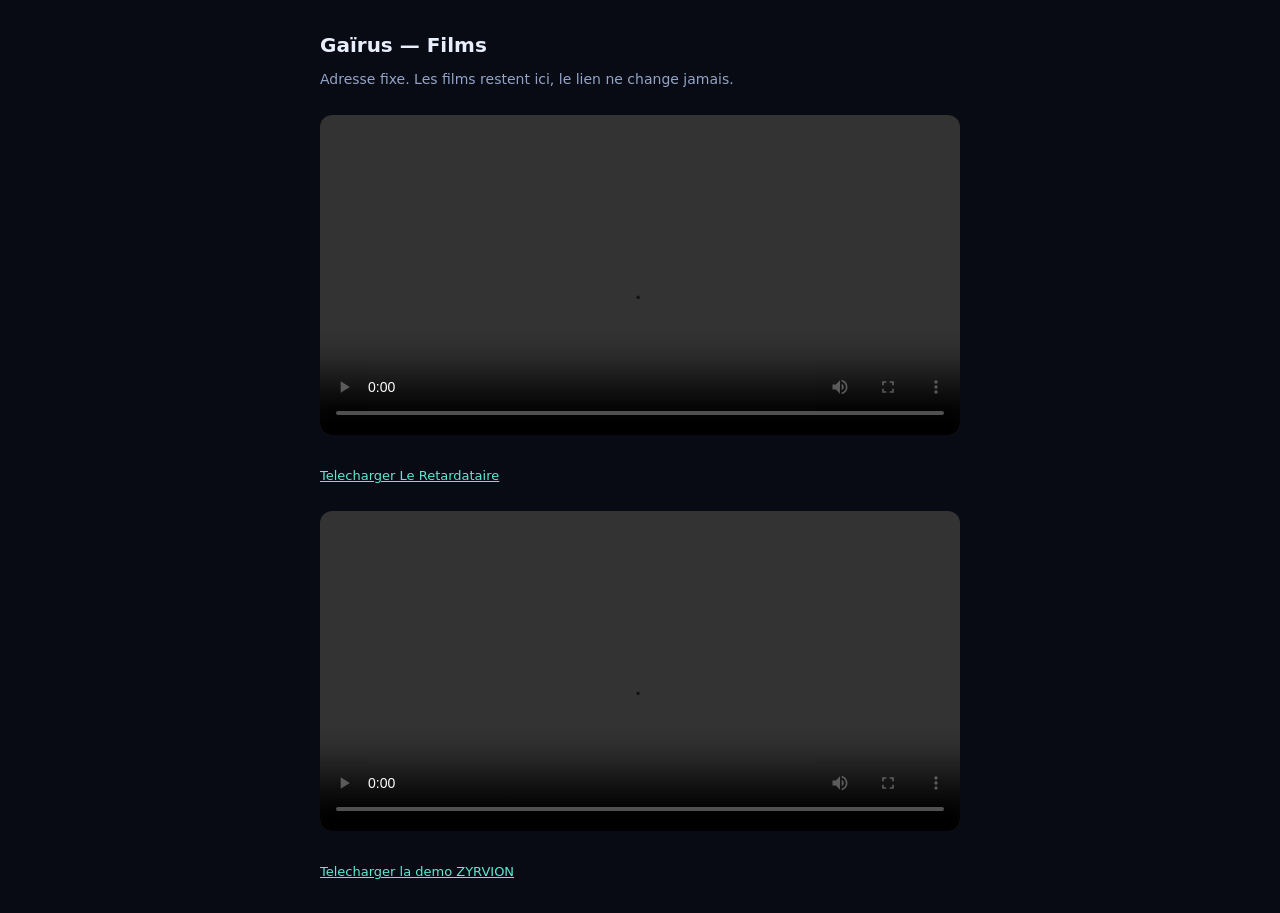
<file: films/index.html>
<!doctype html><html lang="fr"><head><meta charset="utf-8">
<meta name="viewport" content="width=device-width,initial-scale=1">
<title>Gaïrus — Films</title><style>
body{background:#080b14;color:#e8eefc;font-family:system-ui,sans-serif;padding:20px;max-width:640px;margin:auto}
h1{font-size:20px}p{color:#93a4c8;font-size:14px}
video{width:100%;border-radius:12px;margin:14px 0;background:#000}
a{color:#5eead4;font-size:13px}
</style></head><body>
<h1>Gaïrus — Films</h1>
<p>Adresse fixe. Les films restent ici, le lien ne change jamais.</p>
<video controls preload="metadata" src="le-retardataire.mp4"></video>
<p><a href="le-retardataire.mp4" download>Telecharger Le Retardataire</a></p>
<video controls preload="metadata" src="zyrvion-demo.mp4"></video>
<p><a href="zyrvion-demo.mp4" download>Telecharger la demo ZYRVION</a></p>
</body></html>
</file>
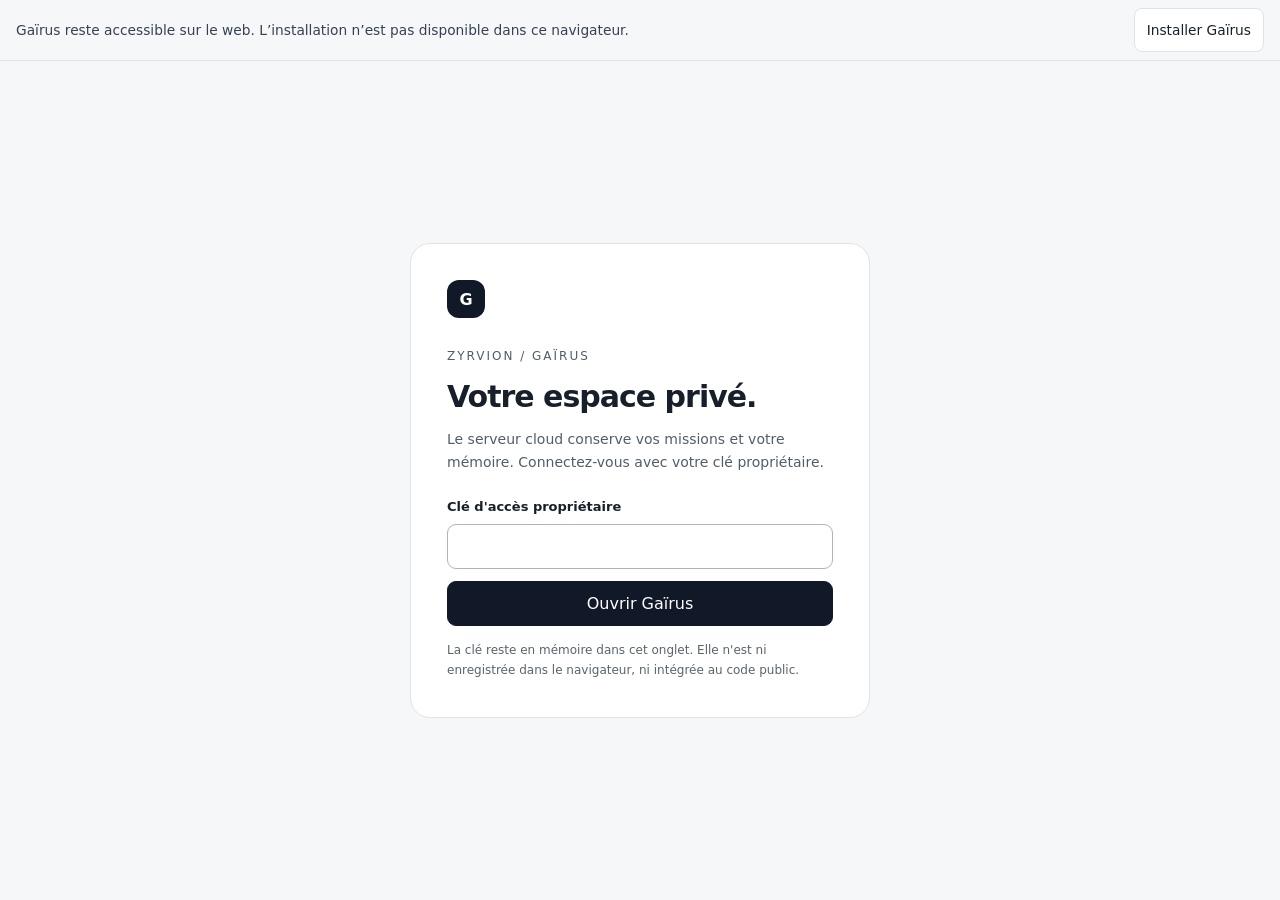
<file: templates/index.html>
<!doctype html>
<html lang="fr">
<head>
<meta charset="utf-8">
<meta name="viewport" content="width=device-width,initial-scale=1,viewport-fit=cover">
<meta name="theme-color" content="#ffffff">
<meta name="description" content="Gaïrus, employé IA autonome">
<title>Gaïrus</title>
<link rel="manifest" href="/manifest.json">
<link rel="icon" href="/icon-192.png" type="image/png">
<link rel="apple-touch-icon" href="/icon-180.png">
<meta name="apple-mobile-web-app-title" content="Gaïrus">
<meta name="apple-mobile-web-app-capable" content="yes">
<link rel="stylesheet" href="/static/css/gairus.css?v=4">
<link rel="stylesheet" href="/static/css/pwa.css?v=1">
</head>
<body>
<aside id="pwaPanel" aria-label="Installation et mises à jour">
  <div class="pwaRow">
    <span id="pwaStatus" role="status">Gaïrus · Web et écran d’accueil, à la même adresse</span>
    <button id="pwaInstall" type="button" aria-controls="pwaHelp" aria-expanded="false">Installer Gaïrus</button>
    <button id="pwaUpdate" type="button" hidden>Actualiser Gaïrus</button>
  </div>
  <p id="pwaHelp" hidden>Sur Android, ouvrez le menu du navigateur puis « Installer l’application » ou « Ajouter à l’écran d’accueil ». Sur iPhone, ouvrez Gaïrus dans Safari, puis Partager et « Sur l’écran d’accueil ». Le même raccourci reçoit les mises à jour, sans changer de lien.</p>
</aside>
<div id="app">
  <div class="boot">
    <div class="logo">G</div>
    <h1>Gaïrus</h1>
    <p>Chargement de votre espace de travail...</p>
  </div>
</div>
<script src="/static/js/gairus.js?v=5"></script>
<script src="/static/js/pwa.js?v=1"></script>
</body>
</html>
</file>
<file: static/css/gairus.css>
*{box-sizing:border-box}
:root{font-family:Inter,system-ui,-apple-system,BlinkMacSystemFont,"Segoe UI",sans-serif;color:#17202a;background:#fff}
body{margin:0;background:#fff}
button,input,textarea,select{font:inherit}
button{cursor:pointer}
.app{display:flex;height:100vh;min-height:600px;overflow:hidden;background:#fff}
.side{width:250px;flex:none;border-right:1px solid #e7e9ec;background:#fafafa;display:flex;flex-direction:column;padding:18px 13px}
.brand{display:flex;align-items:center;gap:10px;padding:5px 8px 20px;font-weight:800;font-size:20px}
.brandMark,.logo{width:38px;height:38px;border-radius:12px;background:#111827;color:#fff;display:grid;place-items:center;font-weight:800}
.new{width:100%;border:1px solid #dfe3e8;background:#fff;border-radius:10px;padding:11px 13px;text-align:left;font-weight:650;margin-bottom:14px}
.new:hover{background:#f0f2f4}
.nav{display:grid;gap:3px}
.nav button{border:0;background:transparent;color:#59636e;padding:10px 11px;border-radius:9px;text-align:left;display:flex;gap:11px;align-items:center}
.nav button:hover{background:#eceef1;color:#111827}
.nav button.active{background:#e9edf1;color:#111827;font-weight:700}
.ico{width:20px;text-align:center}
.sideBottom{margin-top:auto}
.main{flex:1;min-width:0;display:flex;flex-direction:column}
.top{height:64px;border-bottom:1px solid #e8eaed;display:flex;align-items:center;padding:0 25px;gap:15px;background:#fff}
.topTitle{font-size:15px;font-weight:700;flex:1}
.online{font-size:12px;color:#68727d;display:flex;gap:7px;align-items:center}
.online i{width:7px;height:7px;border-radius:50%;background:#20a36a}
.menu{display:none;border:0;background:transparent;font-size:22px}
.page{flex:1;overflow:auto;padding:35px}
.section{max-width:1050px;margin:auto}
.sectionHead{display:flex;align-items:end;justify-content:space-between;margin-bottom:24px}
.sectionHead h2{font-size:27px;margin:0}
.sectionHead span{color:#7b848e;font-size:13px}
.chat{height:calc(100vh - 64px);display:flex;flex-direction:column;max-width:900px;margin:auto;width:100%}
.messages{flex:1;overflow:auto;padding:35px 10px 25px}
.welcome{text-align:center;margin:auto;max-width:700px;padding:45px 20px}
.welcome .logo{margin:0 auto 20px}
.welcome h1{font-size:34px;margin:0 0 10px}
.subtitle{color:#727c87;margin-bottom:30px}
.msg{display:flex;gap:12px;margin:0 0 24px;align-items:flex-start}
.msg.user{justify-content:flex-end}
.avatar{width:32px;height:32px;border-radius:10px;background:#111827;color:#fff;display:grid;place-items:center;font-size:13px;font-weight:700;flex:none}
.bubble{max-width:75%;padding:13px 16px;border-radius:15px;background:#f1f3f5;line-height:1.55;white-space:pre-wrap}
.user .bubble{background:#111827;color:#fff}
.composer{border:1px solid #dfe3e8;border-radius:17px;background:#fff;box-shadow:0 5px 25px #0000000b;padding:10px;display:flex;align-items:end;gap:8px}
.composer textarea{border:0;outline:0;resize:none;width:100%;min-height:48px;max-height:180px;padding:10px;font-size:15px}
.send{border:0;background:#111827;color:#fff;border-radius:12px;padding:11px 17px;font-weight:700}
.send:disabled{opacity:.5}
.hints{display:flex;gap:8px;flex-wrap:wrap;padding:12px 0 20px}
.hint,.btn{border:1px solid #dfe3e8;background:#fff;border-radius:9px;padding:9px 12px;color:#4f5964}
.hint:hover,.btn:hover{background:#f3f4f6}
.btn.dark{background:#111827;color:#fff;border-color:#111827}
.btn.red{color:#b42318;border-color:#f0c4c0}
.actions{display:flex;gap:8px;margin-top:15px;flex-wrap:wrap}
.list{display:grid;gap:10px}
.item{border:1px solid #e5e7ea;border-radius:13px;padding:17px;background:#fff}
.itemTop{display:flex;justify-content:space-between;gap:15px;align-items:flex-start}
.itemTitle{font-weight:700}
.meta{font-size:12px;color:#7b848e;margin-top:6px}
.badge{font-size:11px;padding:5px 8px;border-radius:999px;background:#eef0f2;color:#59636e;white-space:nowrap}
.badge.ok{background:#e7f7ef;color:#18794e}
.badge.wait{background:#fff4db;color:#916400}
.empty{border:1px dashed #d9dde1;border-radius:14px;padding:40px;text-align:center;color:#7c858f}
.grid{display:grid;grid-template-columns:repeat(3,1fr);gap:14px}
.card{border:1px solid #e5e7ea;border-radius:14px;padding:18px;background:#fff}
.card h3{margin:8px 0}
.card p{color:#727c87;line-height:1.5;font-size:13px}
.form{display:flex;gap:10px;margin-bottom:20px}
.form textarea{flex:1;border:1px solid #dfe3e8;border-radius:12px;padding:13px;resize:vertical;min-height:90px;outline:0}
.boot{text-align:center;padding:100px 20px}
.boot p{color:#7b848e}
.missionForm{border:1px solid #e5e7ea;border-radius:14px;padding:18px;margin-bottom:20px}
.missionForm input,.missionForm textarea{width:100%;border:1px solid #dfe3e8;border-radius:10px;padding:11px;margin:6px 0 12px;outline:0}
.missionForm textarea{min-height:90px;resize:vertical}
.authPage{min-height:100dvh;display:grid;place-items:center;background:#f6f7f9;padding:28px}
.authCard{max-width:460px;width:100%;border:1px solid #dfe3e8;background:white;border-radius:20px;padding:36px}
.authCard h1{font-size:30px;letter-spacing:-1px;margin:12px 0}
.authCard p{font-size:14px;line-height:1.7;color:#525d6b}
.authEyebrow{font-size:11px!important;letter-spacing:2px;margin-top:28px}
.authCard label{display:block;font-size:13px;font-weight:650;margin:24px 0 10px}
.authCard input{width:100%;border:1px solid #abb4bf;border-radius:9px;padding:12px}
.authCard button{width:100%;margin-top:12px;padding:12px}
.authCard .authError{color:#a22219}
.authCard .authNote{font-size:12px;color:#59636e;margin-bottom:0}
button:focus-visible,input:focus-visible,textarea:focus-visible{outline:2px solid #245db8;outline-offset:3px}
.app{height:100dvh}
.chat{height:100%;min-height:0}
.page:has(.chat){display:flex;min-height:0;padding-top:0;padding-bottom:0}
.messages{min-height:0}
@media(max-width:480px){.authPage{padding:16px}.authCard{padding:26px}.sectionHead{align-items:start;gap:10px;flex-direction:column}}
@media(max-width:760px){
 .side{position:fixed;left:-270px;top:0;bottom:0;z-index:50;transition:left .2s}
 .side.open{left:0}
 .menu{display:block}
 .page{padding:20px 15px}
 .top{padding:0 15px}
 .grid{grid-template-columns:1fr}
 .online{display:none}
 .bubble{max-width:88%}
 .welcome h1{font-size:27px}
}
</file>
<file: static/css/pwa.css>
:root {
  --pwa-space-1: .25rem;
  --pwa-space-2: .5rem;
  --pwa-space-3: .75rem;
  --pwa-space-4: 1rem;
  --pwa-text: clamp(.75rem, .7rem + .2vw, .875rem);
  --pwa-bg: #f6f7f9;
  --pwa-ink: #374151;
  --pwa-border: #dfe3e8;
}
#pwaPanel { background: var(--pwa-bg); color: var(--pwa-ink); border-bottom: 1px solid var(--pwa-border); font-size: var(--pwa-text); }
.pwaRow { display: flex; align-items: center; flex-wrap: wrap; gap: var(--pwa-space-2) var(--pwa-space-4); padding: var(--pwa-space-2) var(--pwa-space-4); }
#pwaStatus { flex: 1 1 16rem; line-height: 1.5; overflow-wrap: anywhere; }
#pwaPanel button { border: 1px solid var(--pwa-border); border-radius: .5rem; background: #fff; color: #17202a; padding: var(--pwa-space-2) var(--pwa-space-3); min-height: 44px; font-size: inherit; }
#pwaPanel button:hover { background: #e9edf1; }
#pwaPanel button:disabled { color: #59636e; cursor: wait; }
#pwaPanel #pwaUpdate { background: #111827; color: #fff; border-color: #111827; }
#pwaPanel [hidden] { display: none !important; }
#pwaHelp { margin: 0; padding: 0 var(--pwa-space-4) var(--pwa-space-4); line-height: 1.7; max-width: 76ch; }
body:has(#pwaPanel) .app { height: calc(100dvh - var(--pwa-height, 61px)); }
body:has(#pwaPanel) .authPage { min-height: calc(100dvh - var(--pwa-height, 61px)); }
.meta,.sectionHead span,.empty,.card p,.subtitle { color: #59636e; }
.badge,.authEyebrow { font-size: .75rem !important; }
.itemTop > div:first-child { min-width: 0; }
.itemTitle,.meta,.bubble { overflow-wrap: anywhere; }
.side { overflow-y: auto; }
@media (max-width: 760px) {
  body:has(#pwaPanel) .side { top: var(--pwa-height, 61px); }
}
</file>
